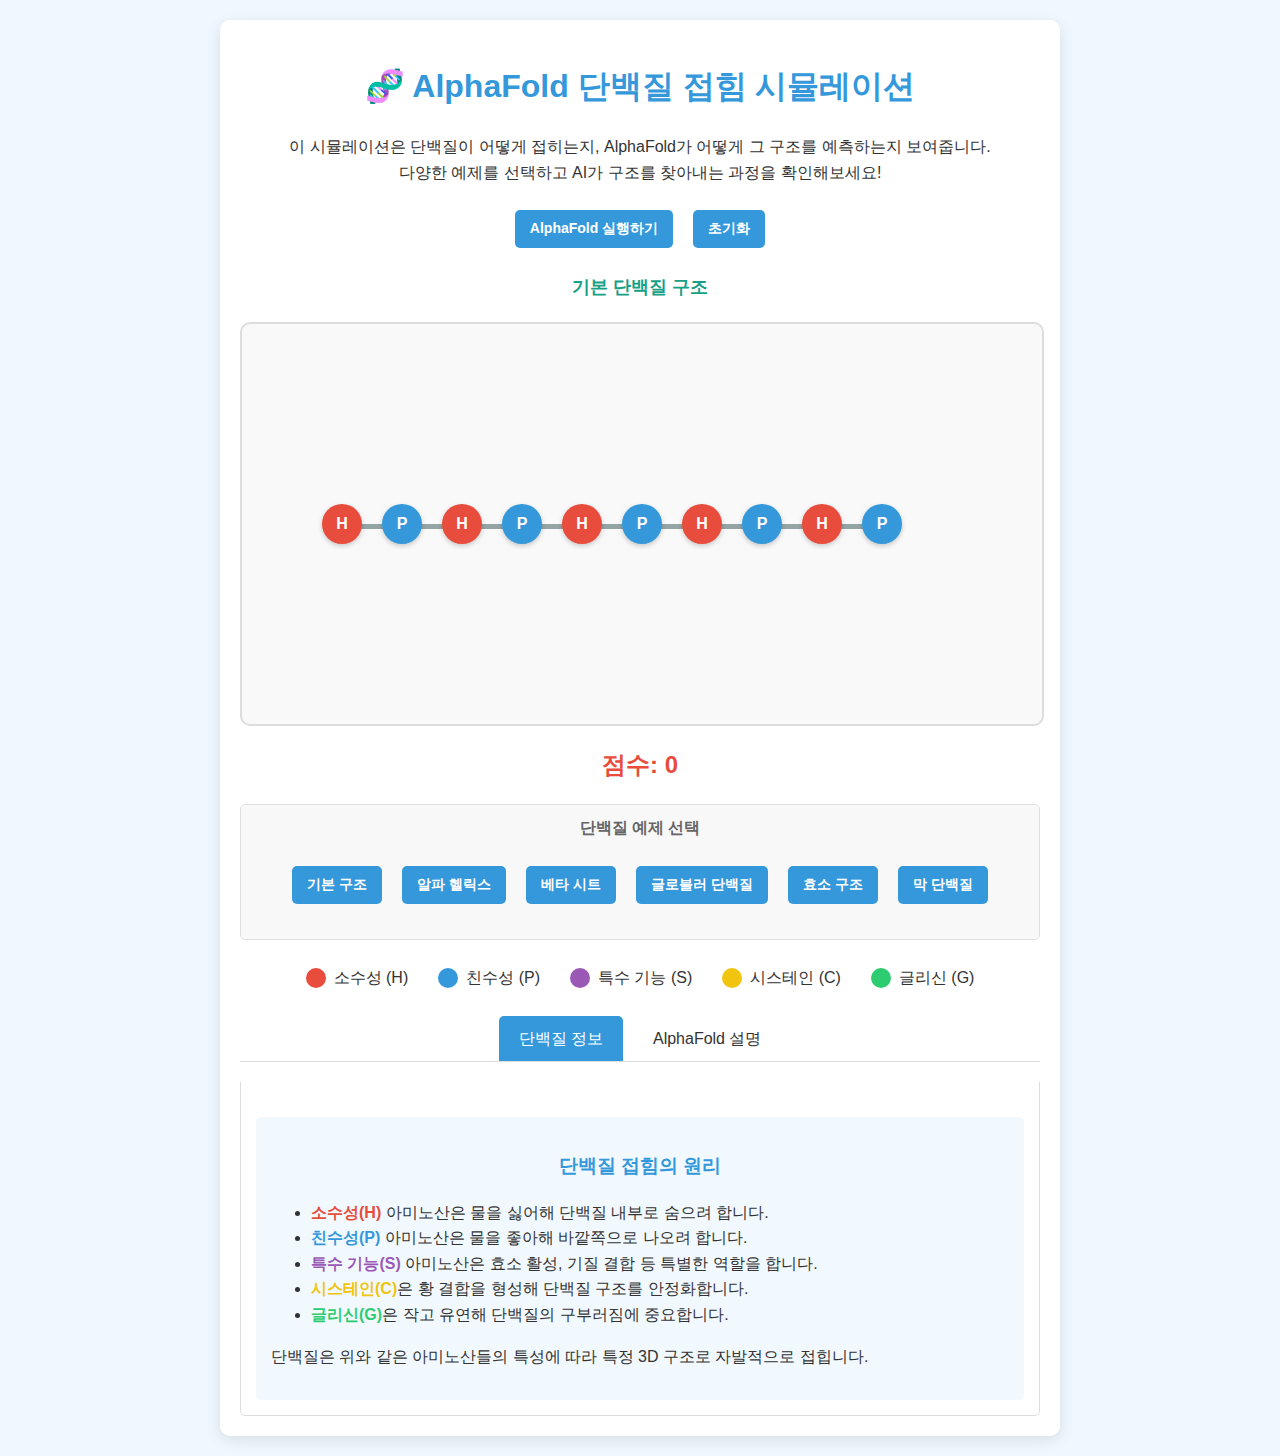
<file: index.html>
<!DOCTYPE html>
<html lang="ko">
<head>
    <meta charset="UTF-8">
    <meta name="viewport" content="width=device-width, initial-scale=1.0">
    <title>다양한 예제가 있는 AlphaFold 시뮬레이션</title>
    <link rel="stylesheet" href="styles.css">
</head>
<body>
    <div class="container">
        <h1>🧬 AlphaFold 단백질 접힘 시뮬레이션</h1>
        
        <p style="text-align:center">
            이 시뮬레이션은 단백질이 어떻게 접히는지, AlphaFold가 어떻게 그 구조를 예측하는지 보여줍니다.<br>
            다양한 예제를 선택하고 AI가 구조를 찾아내는 과정을 확인해보세요!
        </p>
        
        <div class="controls">
            <button id="start-btn">AlphaFold 실행하기</button>
            <button id="reset-btn">초기화</button>
        </div>
        
        <div class="example-name" id="example-name">기본 단백질 구조</div>
        <div class="game-area" id="protein-container"></div>
        <div class="tooltip" id="tooltip"></div>
        
        <div class="score" id="score-display">점수: 0</div>
        
        <div class="button-group">
            <div class="button-group-title">단백질 예제 선택</div>
            <div class="controls">
                <button id="example-basic">기본 구조</button>
                <button id="example-helix">알파 헬릭스</button>
                <button id="example-sheet">베타 시트</button>
                <button id="example-globular">글로불러 단백질</button>
                <button id="example-enzyme">효소 구조</button>
                <button id="example-membrane">막 단백질</button>
            </div>
        </div>
        
        <div class="legend">
            <div class="legend-item">
                <div class="legend-color" style="background-color: #e74c3c;"></div>
                <span>소수성 (H)</span>
            </div>
            <div class="legend-item">
                <div class="legend-color" style="background-color: #3498db;"></div>
                <span>친수성 (P)</span>
            </div>
            <div class="legend-item">
                <div class="legend-color" style="background-color: #9b59b6;"></div>
                <span>특수 기능 (S)</span>
            </div>
            <div class="legend-item">
                <div class="legend-color" style="background-color: #f1c40f;"></div>
                <span>시스테인 (C)</span>
            </div>
            <div class="legend-item">
                <div class="legend-color" style="background-color: #2ecc71;"></div>
                <span>글리신 (G)</span>
            </div>
        </div>
        
        <div class="tabs">
            <div class="tab active" data-tab="info">단백질 정보</div>
            <div class="tab" data-tab="alphafold">AlphaFold 설명</div>
        </div>
        
        <div class="tab-content" id="info-tab">
            <div class="info-box">
                <h3>단백질 접힘의 원리</h3>
                <ul>
                    <li><strong style="color:#e74c3c">소수성(H)</strong> 아미노산은 물을 싫어해 단백질 내부로 숨으려 합니다.</li>
                    <li><strong style="color:#3498db">친수성(P)</strong> 아미노산은 물을 좋아해 바깥쪽으로 나오려 합니다.</li>
                    <li><strong style="color:#9b59b6">특수 기능(S)</strong> 아미노산은 효소 활성, 기질 결합 등 특별한 역할을 합니다.</li>
                    <li><strong style="color:#f1c40f">시스테인(C)</strong>은 황 결합을 형성해 단백질 구조를 안정화합니다.</li>
                    <li><strong style="color:#2ecc71">글리신(G)</strong>은 작고 유연해 단백질의 구부러짐에 중요합니다.</li>
                </ul>
                <p>단백질은 위와 같은 아미노산들의 특성에 따라 특정 3D 구조로 자발적으로 접힙니다.</p>
            </div>
        </div>
        
        <div class="tab-content" id="alphafold-tab" style="display:none">
            <div class="info-box">
                <h3>AlphaFold의 작동 원리</h3>
                <p>AlphaFold는 Google DeepMind가 개발한 AI 시스템으로 단백질 구조를 예측합니다.</p>
                <ol>
                    <li><strong>다중 서열 정렬(MSA)</strong>: 진화적으로 관련된 단백질 서열들을 비교합니다.</li>
                    <li><strong>특성 추출</strong>: 아미노산 간의 관계와 물리화학적 특성을 분석합니다.</li>
                    <li><strong>딥러닝 모델</strong>: 복잡한 신경망을 통해 아미노산 간의 3D 거리를 예측합니다.</li>
                    <li><strong>구조 정제</strong>: 물리 기반 알고리즘으로 최종 구조를 최적화합니다.</li>
                </ol>
                <p>실제 AlphaFold는 50개 이상의 딥러닝 모델과 방대한 계산 자원을 사용해 높은 정확도를 달성합니다.</p>
            </div>
        </div>
    </div>

    <script src="script.js"></script>
</body>
</html>
</file>
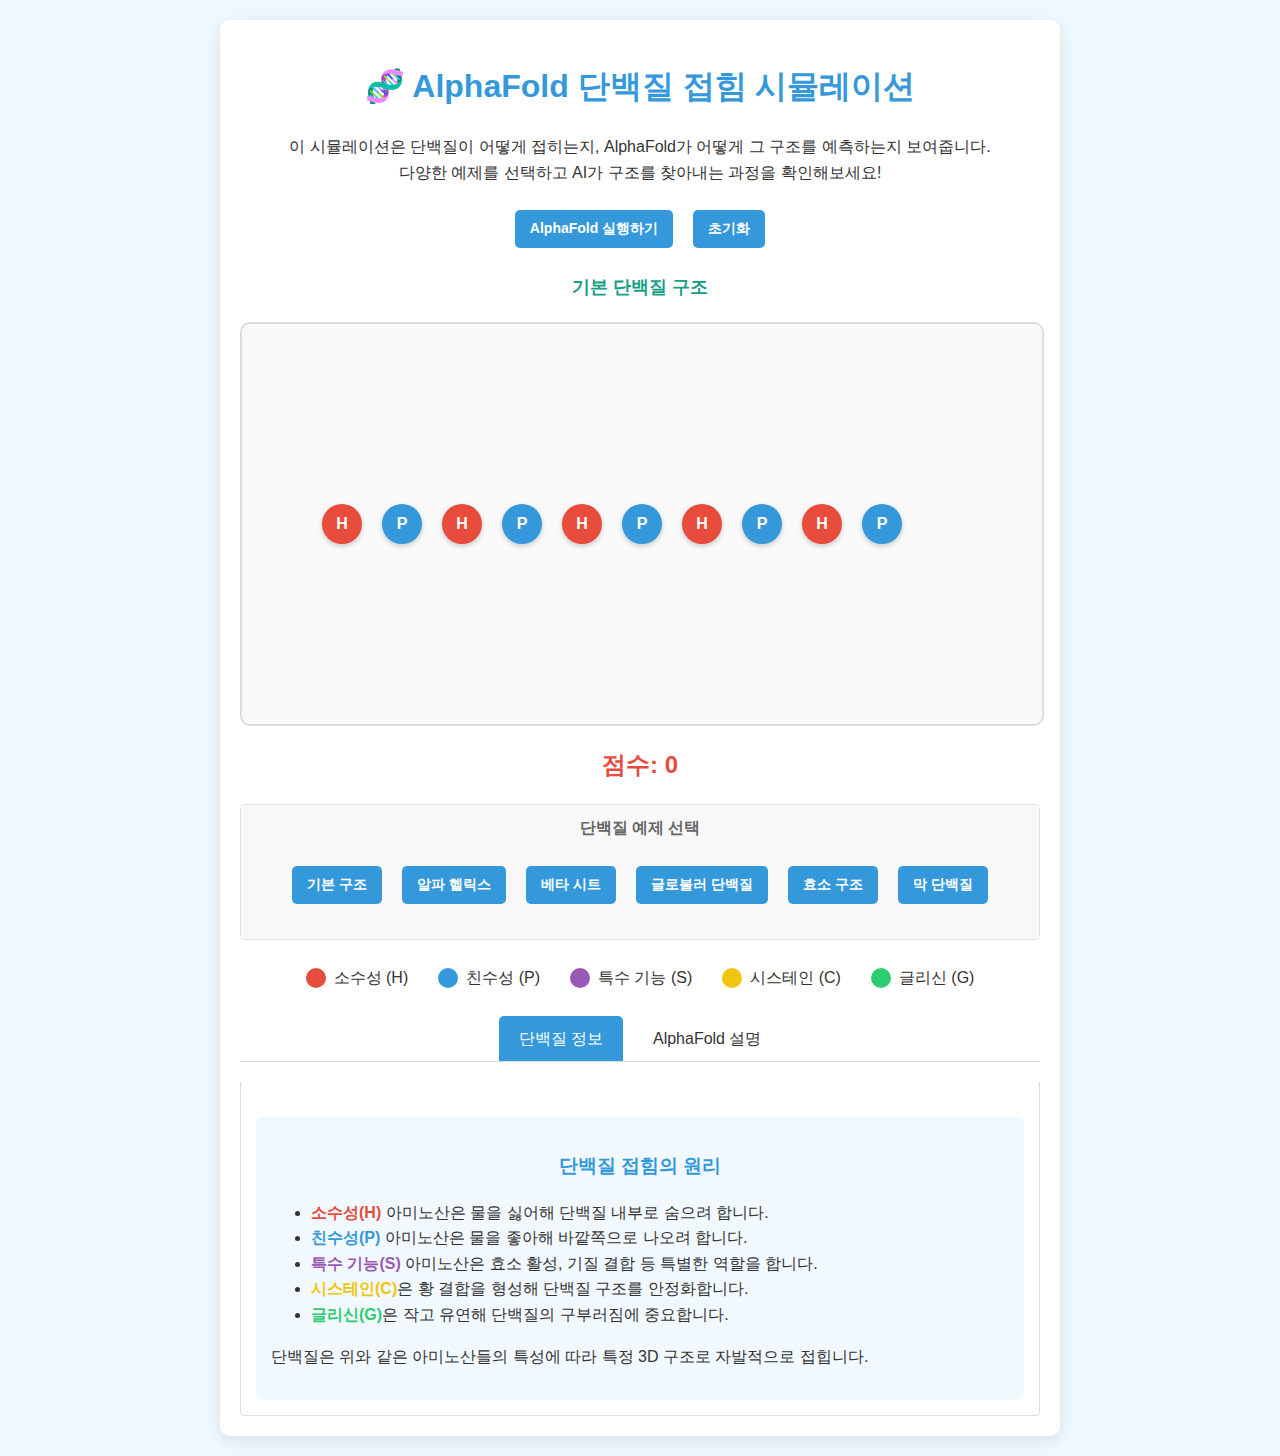
<file: alpha_fold_app.html>
<!DOCTYPE html>
<html lang="ko">
<head>
    <meta charset="UTF-8">
    <meta name="viewport" content="width=device-width, initial-scale=1.0">
    <title>다양한 예제가 있는 AlphaFold 시뮬레이션</title>
    <style>
        body {
            font-family: 'Arial', sans-serif;
            line-height: 1.6;
            margin: 0;
            padding: 20px;
            background-color: #f0f8ff;
            color: #333;
        }
        .container {
            max-width: 800px;
            margin: 0 auto;
            background: white;
            padding: 20px;
            border-radius: 10px;
            box-shadow: 0 4px 15px rgba(0, 0, 0, 0.1);
        }
        h1, h2, h3 {
            color: #3498db;
            text-align: center;
        }
        .game-area {
            width: 100%;
            height: 400px;
            border: 2px solid #ddd;
            border-radius: 10px;
            position: relative;
            overflow: hidden;
            margin: 20px 0;
            background-color: #f9f9f9;
        }
        .protein-ball {
            position: absolute;
            width: 40px;
            height: 40px;
            border-radius: 50%;
            display: flex;
            align-items: center;
            justify-content: center;
            color: white;
            font-weight: bold;
            font-size: 16px;
            box-shadow: 0 2px 5px rgba(0,0,0,0.2);
            transition: all 0.5s ease;
            cursor: pointer;
        }
        .connector {
            position: absolute;
            height: 5px;
            background-color: #95a5a6;
            transform-origin: left center;
            z-index: -1;
        }
        .membrane-line {
            position: absolute;
            height: 2px;
            width: 100%;
            background-color: rgba(52, 152, 219, 0.3);
            left: 0;
        }
        .controls {
            display: flex;
            justify-content: center;
            gap: 10px;
            margin: 20px 0;
            flex-wrap: wrap;
        }
        button {
            padding: 10px 15px;
            background-color: #3498db;
            color: white;
            border: none;
            border-radius: 5px;
            cursor: pointer;
            font-weight: bold;
            font-size: 14px;
            transition: background-color 0.3s;
            margin: 5px;
        }
        button:hover {
            background-color: #2980b9;
        }
        .button-group {
            border: 1px solid #e0e0e0;
            padding: 10px;
            border-radius: 5px;
            margin-top: 15px;
            background-color: #f8f8f8;
        }
        .button-group-title {
            font-weight: bold;
            margin-bottom: 8px;
            color: #666;
            text-align: center;
        }
        .score {
            font-size: 24px;
            font-weight: bold;
            color: #3498db;
            text-align: center;
            margin: 20px 0;
        }
        .legend {
            display: flex;
            justify-content: center;
            gap: 20px;
            margin: 20px 0;
            flex-wrap: wrap;
        }
        .legend-item {
            display: flex;
            align-items: center;
            margin: 5px;
        }
        .legend-color {
            width: 20px;
            height: 20px;
            border-radius: 50%;
            margin-right: 8px;
        }
        .info-box {
            background-color: #f1f9fe;
            padding: 15px;
            border-radius: 5px;
            margin-top: 20px;
        }
        .example-name {
            text-align: center;
            font-weight: bold;
            margin-top: 10px;
            font-size: 18px;
            color: #16a085;
        }
        .tabs {
            display: flex;
            justify-content: center;
            margin: 20px 0;
            border-bottom: 1px solid #ddd;
        }
        .tab {
            padding: 10px 20px;
            cursor: pointer;
            margin: 0 5px;
            border-radius: 5px 5px 0 0;
        }
        .tab.active {
            background-color: #3498db;
            color: white;
        }
        .tab-content {
            padding: 15px;
            border: 1px solid #ddd;
            border-top: none;
            border-radius: 0 0 5px 5px;
        }
        .tooltip {
            position: absolute;
            background-color: rgba(0, 0, 0, 0.8);
            color: white;
            padding: 5px 10px;
            border-radius: 5px;
            font-size: 12px;
            pointer-events: none;
            z-index: 100;
            display: none;
        }
    </style>
</head>
<body>
    <div class="container">
        <h1>🧬 AlphaFold 단백질 접힘 시뮬레이션</h1>
        
        <p style="text-align:center">
            이 시뮬레이션은 단백질이 어떻게 접히는지, AlphaFold가 어떻게 그 구조를 예측하는지 보여줍니다.<br>
            다양한 예제를 선택하고 AI가 구조를 찾아내는 과정을 확인해보세요!
        </p>
        
        <div class="controls">
            <button id="start-btn">AlphaFold 실행하기</button>
            <button id="reset-btn">초기화</button>
        </div>
        
        <div class="example-name" id="example-name">기본 단백질 구조</div>
        <div class="game-area" id="protein-container"></div>
        <div class="tooltip" id="tooltip"></div>
        
        <div class="score" id="score-display">점수: 0</div>
        
        <div class="button-group">
            <div class="button-group-title">단백질 예제 선택</div>
            <div class="controls">
                <button id="example-basic">기본 구조</button>
                <button id="example-helix">알파 헬릭스</button>
                <button id="example-sheet">베타 시트</button>
                <button id="example-globular">글로불러 단백질</button>
                <button id="example-enzyme">효소 구조</button>
                <button id="example-membrane">막 단백질</button>
            </div>
        </div>
        
        <div class="legend">
            <div class="legend-item">
                <div class="legend-color" style="background-color: #e74c3c;"></div>
                <span>소수성 (H)</span>
            </div>
            <div class="legend-item">
                <div class="legend-color" style="background-color: #3498db;"></div>
                <span>친수성 (P)</span>
            </div>
            <div class="legend-item">
                <div class="legend-color" style="background-color: #9b59b6;"></div>
                <span>특수 기능 (S)</span>
            </div>
            <div class="legend-item">
                <div class="legend-color" style="background-color: #f1c40f;"></div>
                <span>시스테인 (C)</span>
            </div>
            <div class="legend-item">
                <div class="legend-color" style="background-color: #2ecc71;"></div>
                <span>글리신 (G)</span>
            </div>
        </div>
        
        <div class="tabs">
            <div class="tab active" data-tab="info">단백질 정보</div>
            <div class="tab" data-tab="alphafold">AlphaFold 설명</div>
        </div>
        
        <div class="tab-content" id="info-tab">
            <div class="info-box">
                <h3>단백질 접힘의 원리</h3>
                <ul>
                    <li><strong style="color:#e74c3c">소수성(H)</strong> 아미노산은 물을 싫어해 단백질 내부로 숨으려 합니다.</li>
                    <li><strong style="color:#3498db">친수성(P)</strong> 아미노산은 물을 좋아해 바깥쪽으로 나오려 합니다.</li>
                    <li><strong style="color:#9b59b6">특수 기능(S)</strong> 아미노산은 효소 활성, 기질 결합 등 특별한 역할을 합니다.</li>
                    <li><strong style="color:#f1c40f">시스테인(C)</strong>은 황 결합을 형성해 단백질 구조를 안정화합니다.</li>
                    <li><strong style="color:#2ecc71">글리신(G)</strong>은 작고 유연해 단백질의 구부러짐에 중요합니다.</li>
                </ul>
                <p>단백질은 위와 같은 아미노산들의 특성에 따라 특정 3D 구조로 자발적으로 접힙니다.</p>
            </div>
        </div>
        
        <div class="tab-content" id="alphafold-tab" style="display:none">
            <div class="info-box">
                <h3>AlphaFold의 작동 원리</h3>
                <p>AlphaFold는 Google DeepMind가 개발한 AI 시스템으로 단백질 구조를 예측합니다.</p>
                <ol>
                    <li><strong>다중 서열 정렬(MSA)</strong>: 진화적으로 관련된 단백질 서열들을 비교합니다.</li>
                    <li><strong>특성 추출</strong>: 아미노산 간의 관계와 물리화학적 특성을 분석합니다.</li>
                    <li><strong>딥러닝 모델</strong>: 복잡한 신경망을 통해 아미노산 간의 3D 거리를 예측합니다.</li>
                    <li><strong>구조 정제</strong>: 물리 기반 알고리즘으로 최종 구조를 최적화합니다.</li>
                </ol>
                <p>실제 AlphaFold는 50개 이상의 딥러닝 모델과 방대한 계산 자원을 사용해 높은 정확도를 달성합니다.</p>
            </div>
        </div>
    </div>

    <script>
        // DOM 요소
        const proteinContainer = document.getElementById('protein-container');
        const startBtn = document.getElementById('start-btn');
        const resetBtn = document.getElementById('reset-btn');
        const scoreDisplay = document.getElementById('score-display');
        const exampleName = document.getElementById('example-name');
        const tooltip = document.getElementById('tooltip');
        
        // 예제 버튼들
        const exampleBasic = document.getElementById('example-basic');
        const exampleHelix = document.getElementById('example-helix');
        const exampleSheet = document.getElementById('example-sheet');
        const exampleGlobular = document.getElementById('example-globular');
        const exampleEnzyme = document.getElementById('example-enzyme');
        const exampleMembrane = document.getElementById('example-membrane');
        
        // 탭 관련
        const tabs = document.querySelectorAll('.tab');
        const tabContents = document.querySelectorAll('.tab-content');
        
        // 아미노산 데이터
        let proteinBalls = [];
        let connectors = [];
        let score = 0;
        let currentExample = 'basic';
        
        // 아미노산 유형
        const aminoTypes = {
            H: { type: 'hydrophobic', color: '#e74c3c', label: 'H', fullName: '소수성 아미노산' },
            P: { type: 'hydrophilic', color: '#3498db', label: 'P', fullName: '친수성 아미노산' },
            S: { type: 'special', color: '#9b59b6', label: 'S', fullName: '특수 기능 아미노산' },
            C: { type: 'cysteine', color: '#f1c40f', label: 'C', fullName: '시스테인' },
            G: { type: 'glycine', color: '#2ecc71', label: 'G', fullName: '글리신' }
        };
        
        // 예제 단백질 패턴 정의
        const proteinExamples = {
            basic: {
                name: '기본 단백질 구조',
                pattern: 'HPHPHPHPHP'
            },
            helix: {
                name: '알파 헬릭스 구조',
                pattern: 'HPHPSHPHPSHPHS'
            },
            sheet: {
                name: '베타 시트 구조',
                pattern: 'HPHPHSHPHPHPHS'
            },
            globular: {
                name: '글로불러 단백질',
                pattern: 'HPHPHPCPCSHSHPG'
            },
            enzyme: {
                name: '효소 구조',
                pattern: 'HPSPHGCPPSHSH'
            },
            membrane: {
                name: '막 단백질',
                pattern: 'HHHHPSPPHHHHSPPHHHHH'
            }
        };
        
        // 초기화 함수
        function initProtein(example = 'basic') {
            currentExample = example;
            proteinContainer.innerHTML = '';
            proteinBalls = [];
            connectors = [];
            score = 0;
            updateScore(0);
            
            // 예제 이름 업데이트
            exampleName.textContent = proteinExamples[example].name;
            
            // 아미노산 패턴
            const pattern = proteinExamples[example].pattern;
            const ballCount = pattern.length;
            
            const containerWidth = proteinContainer.clientWidth;
            const containerHeight = proteinContainer.clientHeight;
            
            // 일자로 배열
            const startX = 100;
            const startY = containerHeight / 2;
            const spacing = Math.min((containerWidth - 200) / (ballCount - 1), 60);
            
            for (let i = 0; i < ballCount; i++) {
                // 아미노산 유형
                const aminoCode = pattern[i];
                const aminoType = aminoTypes[aminoCode];
                
                // 위치 계산
                const x = startX + i * spacing;
                const y = startY;
                
                // 아미노산 객체
                const ball = {
                    id: i,
                    x: x,
                    y: y,
                    type: aminoType.type,
                    color: aminoType.color,
                    label: aminoType.label,
                    fullName: aminoType.fullName,
                    code: aminoCode
                };
                
                proteinBalls.push(ball);
                
                // DOM 요소 생성
                const ballElement = document.createElement('div');
                ballElement.className = 'protein-ball';
                ballElement.id = `ball-${i}`;
                ballElement.style.left = `${x - 20}px`;
                ballElement.style.top = `${y - 20}px`;
                ballElement.style.backgroundColor = aminoType.color;
                ballElement.textContent = aminoType.label;
                ballElement.setAttribute('data-id', i);
                
                // 툴팁 이벤트
                ballElement.addEventListener('mouseover', function(e) {
                    const ballId = parseInt(this.getAttribute('data-id'));
                    const ball = proteinBalls[ballId];
                    
                    tooltip.style.display = 'block';
                    tooltip.textContent = `${ball.fullName} (${ball.label})`;
                    
                    const rect = this.getBoundingClientRect();
                    tooltip.style.left = `${rect.left}px`;
                    tooltip.style.top = `${rect.top - 30}px`;
                });
                
                ballElement.addEventListener('mouseout', function() {
                    tooltip.style.display = 'none';
                });
                
                proteinContainer.appendChild(ballElement);
                
                // 연결선 생성
                if (i > 0) {
                    createConnector(i - 1, i);
                }
            }
            
            // 막 단백질 예제일 경우 세포막 표시
            if (example === 'membrane') {
                const membraneUpper = document.createElement('div');
                membraneUpper.className = 'membrane-line';
                membraneUpper.style.top = `${containerHeight/2 - 20}px`;
                
                const membraneLower = document.createElement('div');
                membraneLower.className = 'membrane-line';
                membraneLower.style.top = `${containerHeight/2 + 20}px`;
                
                proteinContainer.appendChild(membraneUpper);
                proteinContainer.appendChild(membraneLower);
            }
        }
        
        // 연결선 생성
        function createConnector(fromIndex, toIndex) {
            const fromBall = proteinBalls[fromIndex];
            const toBall = proteinBalls[toIndex];
            
            // 거리와 각도 계산
            const dx = toBall.x - fromBall.x;
            const dy = toBall.y - fromBall.y;
            const distance = Math.sqrt(dx*dx + dy*dy);
            const angle = Math.atan2(dy, dx) * 180 / Math.PI;
            
            // DOM 요소 생성
            const connector = document.createElement('div');
            connector.className = 'connector';
            connector.id = `connector-${fromIndex}-${toIndex}`;
            connector.style.width = `${distance}px`;
            connector.style.left = `${fromBall.x}px`;
            connector.style.top = `${fromBall.y}px`;
            connector.style.transform = `rotate(${angle}deg)`;
            
            proteinContainer.appendChild(connector);
            
            // 연결선 객체
            connectors.push({
                fromId: fromIndex,
                toId: toIndex,
                element: connector
            });
        }
        
        // 연결선 업데이트
        function updateConnector(index) {
            const connector = connectors[index];
            const fromBall = proteinBalls[connector.fromId];
            const toBall = proteinBalls[connector.toId];
            
            // 거리와 각도 계산
            const dx = toBall.x - fromBall.x;
            const dy = toBall.y - fromBall.y;
            const distance = Math.sqrt(dx*dx + dy*dy);
            const angle = Math.atan2(dy, dx) * 180 / Math.PI;
            
            // DOM 요소 업데이트
            connector.element.style.width = `${distance}px`;
            connector.element.style.left = `${fromBall.x}px`;
            connector.element.style.top = `${fromBall.y}px`;
            connector.element.style.transform = `rotate(${angle}deg)`;
        }
        
        // 아미노산 위치 업데이트
        function updateBallPosition(ball, index) {
            const ballElement = document.getElementById(`ball-${index}`);
            ballElement.style.left = `${ball.x - 20}px`;
            ballElement.style.top = `${ball.y - 20}px`;
        }
        
        // 점수 업데이트
        function updateScore(value) {
            score = Math.round(value);
            scoreDisplay.textContent = `점수: ${score}`;
            
            // 점수에 따라 색상 변경
            if (score > 80) {
                scoreDisplay.style.color = '#27ae60';
            } else if (score > 50) {
                scoreDisplay.style.color = '#f39c12';
            } else {
                scoreDisplay.style.color = '#e74c3c';
            }
        }
        
        // AlphaFold 시뮬레이션
        function runAlphaFold() {
            startBtn.disabled = true;
            
            let step = 0;
            const totalSteps = 20;
            
            const simulation = setInterval(() => {
                step++;
                
                // 최적 구조 계산
                optimizeStructure(step / totalSteps);
                
                // 점수 계산
                calculateScore();
                
                // 시뮬레이션 완료
                if (step >= totalSteps) {
                    clearInterval(simulation);
                    startBtn.disabled = false;
                }
            }, 150);
        }
        
        // 구조 최적화 (예제에 따라 다른 전략 사용)
        function optimizeStructure(progress) {
            const containerWidth = proteinContainer.clientWidth;
            const containerHeight = proteinContainer.clientHeight;
            const centerX = containerWidth / 2;
            const centerY = containerHeight / 2;
            
            // 예제별 최적화 전략
            switch(currentExample) {
                case 'helix':
                    optimizeHelix(progress, centerX, centerY);
                    break;
                case 'sheet':
                    optimizeSheet(progress, centerX, centerY);
                    break;
                case 'globular':
                    optimizeGlobular(progress, centerX, centerY);
                    break;
                case 'enzyme':
                    optimizeEnzyme(progress, centerX, centerY);
                    break;
                case 'membrane':
                    optimizeMembrane(progress, centerX, centerY);
                    break;
                default:
                    optimizeBasic(progress, centerX, centerY);
            }
            
            // 연결선 업데이트
            connectors.forEach((connector, index) => {
                updateConnector(index);
            });
        }
        
        // 기본 구조 최적화
        function optimizeBasic(progress, centerX, centerY) {
            proteinBalls.forEach((ball, index) => {
                // 아미노산 유형에 따라 다른 위치
                if (ball.type === 'hydrophobic') {
                    // 소수성: 중심에 가깝게
                    const angle = index * 0.9;
                    const radius = 100 - progress * 40;
                    ball.x = centerX + Math.cos(angle) * radius;
                    ball.y = centerY + Math.sin(angle) * radius;
                } else if (ball.type === 'hydrophilic') {
                    // 친수성: 외부로
                    const angle = index * 0.9;
                    const radius = 80 + progress * 60;
                    ball.x = centerX + Math.cos(angle) * radius;
                    ball.y = centerY + Math.sin(angle) * radius;
                } else {
                    // 특수: 중간
                    const angle = index * 0.9;
                    const radius = 120;
                    ball.x = centerX + Math.cos(angle) * radius;
                    ball.y = centerY + Math.sin(angle) * radius;
                }
                
                updateBallPosition(ball, index);
            });
        }
        
        // 알파 헬릭스 구조 최적화
        function optimizeHelix(progress, centerX, centerY) {
            proteinBalls.forEach((ball, index) => {
                // 나선 구조 형성
                const angle = progress * 5 + index * 1.8;
                const heightStep = progress * 20;
                const radius = 80;
                
                ball.x = centerX + Math.cos(angle) * radius;
                ball.y = centerY + Math.sin(angle) * radius - (index * heightStep - 100);
                
                updateBallPosition(ball, index);
            });
        }
        
        // 베타 시트 구조 최적화
        function optimizeSheet(progress, centerX, centerY) {
            const sheetWidth = 300 * progress;
            const rows = 2;
            const ballsPerRow = Math.ceil(proteinBalls.length / rows);
            
            proteinBalls.forEach((ball, index) => {
                const row = Math.floor(index / ballsPerRow);
                const col = index % ballsPerRow;
                
                // 지그재그 패턴
                if (row % 2 === 0) {
                    ball.x = centerX - sheetWidth/2 + col * (sheetWidth / (ballsPerRow - 1));
                } else {
                    ball.x = centerX + sheetWidth/2 - col * (sheetWidth / (ballsPerRow - 1));
                }
                
                ball.y = centerY - 50 + row * 100;
                
                updateBallPosition(ball, index);
            });
        }
        
        // 글로불러 단백질 구조 최적화
        function optimizeGlobular(progress, centerX, centerY) {
            proteinBalls.forEach((ball, index) => {
                // 공 모양 형성
                let radius, angle1, angle2;
                
                // 아미노산 특성에 따라 다른 반지름
                if (ball.type === 'hydrophobic') {
                    radius = 50 + Math.random() * 30 * (1 - progress);
                } else if (ball.type === 'cysteine') {
                    radius = 80 + Math.random() * 20 * (1 - progress);
                } else {
                    radius = 120 + Math.random() * 40 * (1 - progress);
                }
                
                // 3D 구 표면의 점 계산
                angle1 = index * 0.7 * progress + Math.PI;
                angle2 = index * 0.5 + Math.PI/2;
                
                ball.x = centerX + Math.sin(angle1) * Math.cos(angle2) * radius;
                ball.y = centerY + Math.sin(angle1) * Math.sin(angle2) * radius;
                
                updateBallPosition(ball, index);
            });
        }
        
        // 효소 구조 최적화
        function optimizeEnzyme(progress, centerX, centerY) {
            // 활성 사이트 위치
            const activeX = centerX;
            const activeY = centerY;
            
            proteinBalls.forEach((ball, index) => {
                // 특수 아미노산은 활성 사이트 중심에 위치
                if (ball.type === 'special') {
                    const angle = index * 1.2;
                    const radius = 40 * progress;
                    ball.x = activeX + Math.cos(angle) * radius;
                    ball.y = activeY + Math.sin(angle) * radius;
                } 
                // 시스테인은 구조 안정화를 위해 특정 위치에
                else if (ball.type === 'cysteine') {
                    const angle = index * 2 + Math.PI;
                    const radius = 80 * progress;
                    ball.x = activeX + Math.cos(angle) * radius;
                    ball.y = activeY + Math.sin(angle) * radius;
                }
                // 소수성은 내부에
                else if (ball.type === 'hydrophobic') {
                    const angle = index * 0.8 + Math.PI/2;
                    const radius = 100 * progress;
                    ball.x = activeX + Math.cos(angle) * radius;
                    ball.y = activeY + Math.sin(angle) * radius;
                }
                // 나머지는 바깥쪽에
                else {
                    const angle = index * 0.5;
                    const radius = 140 * progress;
                    ball.x = activeX + Math.cos(angle) * radius;
                    ball.y = activeY + Math.sin(angle) * radius;
                }
                
                updateBallPosition(ball, index);
            });
        }
        
        // 막 단백질 구조 최적화
        
        // 막 단백질 구조 최적화
    function optimizeMembrane(progress, centerX, centerY) {
    // 가상의 세포막 위치
    const membraneY = proteinContainer.clientHeight / 2;
    const membraneThickness = 40;
    
    proteinBalls.forEach((ball, index) => {
        // 소수성은 막 내부에
        if (ball.type === 'hydrophobic') {
            const span = proteinBalls.length;
            const position = index / span;
            const xOffset = (position - 0.5) * 300 * progress;
            
            ball.x = centerX + xOffset;
            ball.y = membraneY + (Math.random() - 0.5) * membraneThickness * progress;
        }
        // 친수성은 막 바깥에
        else if (ball.type === 'hydrophilic') {
            const span = proteinBalls.length;
            const position = index / span;
            const xOffset = (position - 0.5) * 280 * progress;
            const direction = index % 2 === 0 ? -1 : 1; // 위 또는 아래로 배치
            
            ball.x = centerX + xOffset;
            ball.y = membraneY + direction * (membraneThickness + 30 * progress);
        }
        // 특수 기능은 막 경계에
        else if (ball.type === 'special') {
            const span = proteinBalls.length;
            const position = index / span;
            const xOffset = (position - 0.5) * 260 * progress;
            const direction = index % 2 === 0 ? -1 : 1; // 위 또는 아래로 배치
            
            ball.x = centerX + xOffset;
            ball.y = membraneY + direction * membraneThickness * 0.9;
        }
        // 나머지 유형
        else {
            const span = proteinBalls.length;
            const position = index / span;
            const xOffset = (position - 0.5) * 320 * progress;
            const angle = index * 0.5;
            
            ball.x = centerX + xOffset;
            ball.y = membraneY + Math.sin(angle) * 50 * progress;
        }
        
        updateBallPosition(ball, index);
    });
}

// 점수 계산 함수
    function calculateScore() {
    let totalScore = 0;
    const ballCount = proteinBalls.length;
    
    // 예제별 점수 계산 전략
    switch(currentExample) {
        case 'helix':
            totalScore = calculateHelixScore();
            break;
        case 'sheet':
            totalScore = calculateSheetScore();
            break;
        case 'globular':
            totalScore = calculateGlobularScore();
            break;
        case 'enzyme':
            totalScore = calculateEnzymeScore();
            break;
        case 'membrane':
            totalScore = calculateMembraneScore();
            break;
        default:
            totalScore = calculateBasicScore();
    }
    
    updateScore(totalScore);
}

    // 기본 구조 점수 계산
    function calculateBasicScore() {
        let score = 0;
        const centerX = proteinContainer.clientWidth / 2;
        const centerY = proteinContainer.clientHeight / 2;
        
        proteinBalls.forEach((ball) => {
            // 소수성은 중심에 가까울수록 점수 높음
            if (ball.type === 'hydrophobic') {
                const distance = Math.sqrt(Math.pow(ball.x - centerX, 2) + Math.pow(ball.y - centerY, 2));
                score += Math.max(0, 100 - distance * 0.5);
            }
            // 친수성은 외부에 있을수록 점수 높음
            else if (ball.type === 'hydrophilic') {
                const distance = Math.sqrt(Math.pow(ball.x - centerX, 2) + Math.pow(ball.y - centerY, 2));
                score += Math.min(100, distance * 0.5);
            }
        });
        
        return score / proteinBalls.length;
    }

    // 알파 헬릭스 점수 계산
    function calculateHelixScore() {
        let score = 0;
        const centerX = proteinContainer.clientWidth / 2;
        const expectedAngle = 1.8; // 이상적인 헬릭스 각도
        
        for (let i = 1; i < proteinBalls.length; i++) {
            const prev = proteinBalls[i-1];
            const curr = proteinBalls[i];
            
            // 헬릭스 형상 점수 (반지름이 일정해야 함)
            const prevRadius = Math.sqrt(Math.pow(prev.x - centerX, 2) + Math.pow(prev.y - centerX, 2));
            const currRadius = Math.sqrt(Math.pow(curr.x - centerX, 2) + Math.pow(curr.y - centerX, 2));
            const radiusDiff = Math.abs(prevRadius - currRadius);
            
            score += Math.max(0, 100 - radiusDiff * 5);
            
            // 각도 점수
            if (i > 1) {
                const prevPrev = proteinBalls[i-2];
                const angle1 = Math.atan2(prev.y - prevPrev.y, prev.x - prevPrev.x);
                const angle2 = Math.atan2(curr.y - prev.y, curr.x - prev.x);
                const angleDiff = Math.abs(angle2 - angle1);
                
                score += Math.max(0, 100 - Math.abs(angleDiff - expectedAngle) * 50);
            }
        }
        
        return score / (proteinBalls.length * 2 - 2);
    }

    // 베타 시트 점수 계산
    function calculateSheetScore() {
        let score = 0;
        const rows = 2;
        const ballsPerRow = Math.ceil(proteinBalls.length / rows);
        
        // 각 행에 대해 직선 형태 점수
        for (let row = 0; row < rows; row++) {
            const startIdx = row * ballsPerRow;
            const endIdx = Math.min((row + 1) * ballsPerRow, proteinBalls.length);
            
            if (endIdx - startIdx < 2) continue;
            
            // 모든 볼이 같은 y 좌표를 가지는지 확인
            const avgY = proteinBalls.slice(startIdx, endIdx).reduce((sum, ball) => sum + ball.y, 0) / (endIdx - startIdx);
            
            for (let i = startIdx; i < endIdx; i++) {
                const yDiff = Math.abs(proteinBalls[i].y - avgY);
                score += Math.max(0, 100 - yDiff * 10);
            }
            
            // 균등한 간격 점수
            const xPositions = [];
            for (let i = startIdx; i < endIdx; i++) {
                xPositions.push(proteinBalls[i].x);
            }
            xPositions.sort((a, b) => a - b);
            
            const idealSpacing = (xPositions[xPositions.length - 1] - xPositions[0]) / (xPositions.length - 1);
            let spacingScore = 0;
            
            for (let i = 1; i < xPositions.length; i++) {
                const spacing = xPositions[i] - xPositions[i-1];
                spacingScore += Math.max(0, 100 - Math.abs(spacing - idealSpacing) * 2);
            }
            
            score += spacingScore / (xPositions.length - 1);
        }
        
        return score / (rows * 2);
    }

    // 글로불러 단백질 점수 계산
    function calculateGlobularScore() {
        let score = 0;
        const centerX = proteinContainer.clientWidth / 2;
        const centerY = proteinContainer.clientHeight / 2;
        
        // 소수성 아미노산은 내부에 있어야 함
        const hydrophobicBalls = proteinBalls.filter(ball => ball.type === 'hydrophobic');
        const otherBalls = proteinBalls.filter(ball => ball.type !== 'hydrophobic');
        
        // 소수성 아미노산의 평균 중심 거리
        const avgHydrophobicDist = hydrophobicBalls.reduce((sum, ball) => {
            return sum + Math.sqrt(Math.pow(ball.x - centerX, 2) + Math.pow(ball.y - centerY, 2));
        }, 0) / Math.max(1, hydrophobicBalls.length);
        
        // 다른 아미노산의 평균 중심 거리
        const avgOtherDist = otherBalls.reduce((sum, ball) => {
            return sum + Math.sqrt(Math.pow(ball.x - centerX, 2) + Math.pow(ball.y - centerY, 2));
        }, 0) / Math.max(1, otherBalls.length);
        
        // 내부-외부 구조 점수
        if (avgHydrophobicDist < avgOtherDist) {
            score += 100;
        } else {
            score += Math.max(0, 100 - (avgHydrophobicDist - avgOtherDist) * 2);
        }
        
        // 글로불러 형태 (구 모양) 점수
        const avgRadius = proteinBalls.reduce((sum, ball) => {
            return sum + Math.sqrt(Math.pow(ball.x - centerX, 2) + Math.pow(ball.y - centerY, 2));
        }, 0) / proteinBalls.length;
        
        const radiusVariation = proteinBalls.reduce((sum, ball) => {
            const distance = Math.sqrt(Math.pow(ball.x - centerX, 2) + Math.pow(ball.y - centerY, 2));
            return sum + Math.pow(distance - avgRadius, 2);
        }, 0) / proteinBalls.length;
        
        score += Math.max(0, 100 - Math.sqrt(radiusVariation) * 0.5);
        
        return score / 2;
    }

    // 효소 구조 점수 계산
    function calculateEnzymeScore() {
        let score = 0;
        const centerX = proteinContainer.clientWidth / 2;
        const centerY = proteinContainer.clientHeight / 2;
        
        // 특수 아미노산은 활성 사이트(중심)에 가까워야 함
        const specialBalls = proteinBalls.filter(ball => ball.type === 'special');
        
        // 특수 아미노산의 평균 중심 거리
        const avgSpecialDist = specialBalls.reduce((sum, ball) => {
            return sum + Math.sqrt(Math.pow(ball.x - centerX, 2) + Math.pow(ball.y - centerY, 2));
        }, 0) / Math.max(1, specialBalls.length);
        
        score += Math.max(0, 100 - avgSpecialDist * 0.8);
        
        // 글리신은 구조적 유연성을 위해 굽은 부분에 위치해야 함
        const glycineBalls = proteinBalls.filter(ball => ball.type === 'glycine');
        let glycineScore = 0;
        
        glycineBalls.forEach(ball => {
            const ballIndex = proteinBalls.findIndex(b => b.id === ball.id);
            
            // 인접한 세 아미노산으로 각도 계산
            if (ballIndex > 0 && ballIndex < proteinBalls.length - 1) {
                const prev = proteinBalls[ballIndex - 1];
                const next = proteinBalls[ballIndex + 1];
                
                // 각도 계산 (0-180도)
                const angle1 = Math.atan2(ball.y - prev.y, ball.x - prev.x);
                const angle2 = Math.atan2(next.y - ball.y, next.x - ball.x);
                const angleDiff = Math.abs(angle1 - angle2) * 180 / Math.PI;
                
                // 각도가 클수록 더 휘어짐 (높은 점수)
                glycineScore += Math.min(100, angleDiff * 0.5);
            }
        });
        
        if (glycineBalls.length > 0) {
            score += glycineScore / glycineBalls.length;
        }
        
        // 시스테인 결합 점수
        const cysteineBalls = proteinBalls.filter(ball => ball.type === 'cysteine');
        if (cysteineBalls.length >= 2) {
            // 가장 가까운 두 시스테인 간의 거리
            let minDistance = Infinity;
            
            for (let i = 0; i < cysteineBalls.length; i++) {
                for (let j = i + 1; j < cysteineBalls.length; j++) {
                    const c1 = cysteineBalls[i];
                    const c2 = cysteineBalls[j];
                    const distance = Math.sqrt(Math.pow(c1.x - c2.x, 2) + Math.pow(c1.y - c2.y, 2));
                    
                    minDistance = Math.min(minDistance, distance);
                }
            }
            
            // 적절한 거리에 있을 때 높은 점수
            const optimalDistance = 50; // 황 결합에 적합한 거리
            score += Math.max(0, 100 - Math.abs(minDistance - optimalDistance) * 2);
        }
        
        return score / 3; // 세 가지 평가 기준의 평균
    }

    // 막 단백질 점수 계산
    function calculateMembraneScore() {
        let score = 0;
        const membraneY = proteinContainer.clientHeight / 2;
        const membraneThickness = 40;
        
        // 소수성 아미노산은 막 내에 있어야 함
        const hydrophobicBalls = proteinBalls.filter(ball => ball.type === 'hydrophobic');
        let hydrophobicScore = 0;
        
        hydrophobicBalls.forEach(ball => {
            const distFromMembrane = Math.abs(ball.y - membraneY);
            if (distFromMembrane <= membraneThickness / 2) {
                hydrophobicScore += 100; // 막 내부에 있으면 만점
            } else {
                hydrophobicScore += Math.max(0, 100 - (distFromMembrane - membraneThickness / 2) * 5);
            }
        });
        
        if (hydrophobicBalls.length > 0) {
            score += hydrophobicScore / hydrophobicBalls.length;
        }
        
        // 친수성 아미노산은 막 외부에 있어야 함
        const hydrophilicBalls = proteinBalls.filter(ball => ball.type === 'hydrophilic');
        let hydrophilicScore = 0;
        
        hydrophilicBalls.forEach(ball => {
            const distFromMembrane = Math.abs(ball.y - membraneY);
            if (distFromMembrane > membraneThickness / 2) {
                hydrophilicScore += 100; // 막 외부에 있으면 만점
            } else {
                hydrophilicScore += Math.max(0, 100 - (membraneThickness / 2 - distFromMembrane) * 5);
            }
        });
        
        if (hydrophilicBalls.length > 0) {
            score += hydrophilicScore / hydrophilicBalls.length;
        }
        
        return score / 2; // 두 가지 평가 기준의 평균
    }

    // 이벤트 리스너 설정
    function setupEventListeners() {
        // AlphaFold 실행 버튼
        startBtn.addEventListener('click', runAlphaFold);
        
        // 초기화 버튼
        resetBtn.addEventListener('click', () => {
            initProtein(currentExample);
        });
        
        // 예제 버튼들
        exampleBasic.addEventListener('click', () => {
            initProtein('basic');
        });
        
        exampleHelix.addEventListener('click', () => {
            initProtein('helix');
        });
        
        exampleSheet.addEventListener('click', () => {
            initProtein('sheet');
        });
        
        exampleGlobular.addEventListener('click', () => {
            initProtein('globular');
        });
        
        exampleEnzyme.addEventListener('click', () => {
            initProtein('enzyme');
        });
        
        exampleMembrane.addEventListener('click', () => {
            initProtein('membrane');
        });
        
        // 탭 전환
        tabs.forEach(tab => {
            tab.addEventListener('click', function() {
                const tabName = this.getAttribute('data-tab');
                
                // 활성 탭 변경
                tabs.forEach(t => t.classList.remove('active'));
                this.classList.add('active');
                
                // 탭 콘텐츠 표시/숨김
                document.getElementById('info-tab').style.display = tabName === 'info' ? 'block' : 'none';
                document.getElementById('alphafold-tab').style.display = tabName === 'alphafold' ? 'block' : 'none';
            });
        });
    }

    // 초기화 및 이벤트 리스너 설정
    function init() {
    setupEventListeners();
    initProtein('basic');
}

// 페이지 로드 시 초기화
window.addEventListener('load', init);
    </script>
</body>
</html>
</file>
<file: styles.css>
body {
    font-family: 'Arial', sans-serif;
    line-height: 1.6;
    margin: 0;
    padding: 20px;
    background-color: #f0f8ff;
    color: #333;
}

.container {
    max-width: 800px;
    margin: 0 auto;
    background: white;
    padding: 20px;
    border-radius: 10px;
    box-shadow: 0 4px 15px rgba(0, 0, 0, 0.1);
}

h1, h2, h3 {
    color: #3498db;
    text-align: center;
}

.game-area {
    width: 100%;
    height: 400px;
    border: 2px solid #ddd;
    border-radius: 10px;
    position: relative;
    overflow: hidden;
    margin: 20px 0;
    background-color: #f9f9f9;
    perspective: 1000px;
    transform-style: preserve-3d;
}

.protein-ball {
    position: absolute;
    width: 40px;
    height: 40px;
    border-radius: 50%;
    display: flex;
    align-items: center;
    justify-content: center;
    color: white;
    font-weight: bold;
    font-size: 16px;
    box-shadow: 0 2px 5px rgba(0,0,0,0.2);
    transition: all 0.5s ease;
    cursor: pointer;
    transform-style: preserve-3d;
    transition: transform 0.1s;
}

.connector {
    position: absolute;
    height: 5px;
    background-color: #95a5a6;
    transform-origin: left center;
    z-index: -1;
    transform-style: preserve-3d;
    transition: transform 0.1s;
}

.hydrogen-bond {
    position: absolute;
    height: 1px;
    background-color: transparent;
    transform-origin: left center;
    z-index: -1;
    border: 1px dashed;
    opacity: 0.6;
    transform-style: preserve-3d;
}

.sulfur-bond {
    position: absolute;
    height: 3px;
    background-color: #f1c40f;
    transform-origin: left center;
    z-index: -1;
    opacity: 0.8;
    transform-style: preserve-3d;
}

.membrane-connection {
    position: absolute;
    height: 2px;
    background: linear-gradient(90deg, #e74c3c, #3498db);
    transform-origin: left center;
    z-index: -1;
    opacity: 0.6;
    transform-style: preserve-3d;
}

.membrane-line {
    position: absolute;
    height: 2px;
    width: 100%;
    background-color: rgba(52, 152, 219, 0.3);
    left: 0;
}

.controls {
    display: flex;
    justify-content: center;
    gap: 10px;
    margin: 20px 0;
    flex-wrap: wrap;
}

button {
    padding: 10px 15px;
    background-color: #3498db;
    color: white;
    border: none;
    border-radius: 5px;
    cursor: pointer;
    font-weight: bold;
    font-size: 14px;
    transition: background-color 0.3s;
    margin: 5px;
}

button:hover {
    background-color: #2980b9;
}

.button-group {
    border: 1px solid #e0e0e0;
    padding: 10px;
    border-radius: 5px;
    margin-top: 15px;
    background-color: #f8f8f8;
}

.button-group-title {
    font-weight: bold;
    margin-bottom: 8px;
    color: #666;
    text-align: center;
}

.score {
    font-size: 24px;
    font-weight: bold;
    color: #3498db;
    text-align: center;
    margin: 20px 0;
}

.legend {
    display: flex;
    justify-content: center;
    gap: 20px;
    margin: 20px 0;
    flex-wrap: wrap;
}

.legend-item {
    display: flex;
    align-items: center;
    margin: 5px;
}

.legend-color {
    width: 20px;
    height: 20px;
    border-radius: 50%;
    margin-right: 8px;
}

.info-box {
    background-color: #f1f9fe;
    padding: 15px;
    border-radius: 5px;
    margin-top: 20px;
}

.example-name {
    text-align: center;
    font-weight: bold;
    margin-top: 10px;
    font-size: 18px;
    color: #16a085;
}

.tabs {
    display: flex;
    justify-content: center;
    margin: 20px 0;
    border-bottom: 1px solid #ddd;
}

.tab {
    padding: 10px 20px;
    cursor: pointer;
    margin: 0 5px;
    border-radius: 5px 5px 0 0;
}

.tab.active {
    background-color: #3498db;
    color: white;
}

.tab-content {
    padding: 15px;
    border: 1px solid #ddd;
    border-top: none;
    border-radius: 0 0 5px 5px;
}

.tooltip {
    position: absolute;
    background-color: rgba(0, 0, 0, 0.8);
    color: white;
    padding: 5px 10px;
    border-radius: 5px;
    font-size: 12px;
    pointer-events: none;
    z-index: 100;
    display: none;
}
</file>
